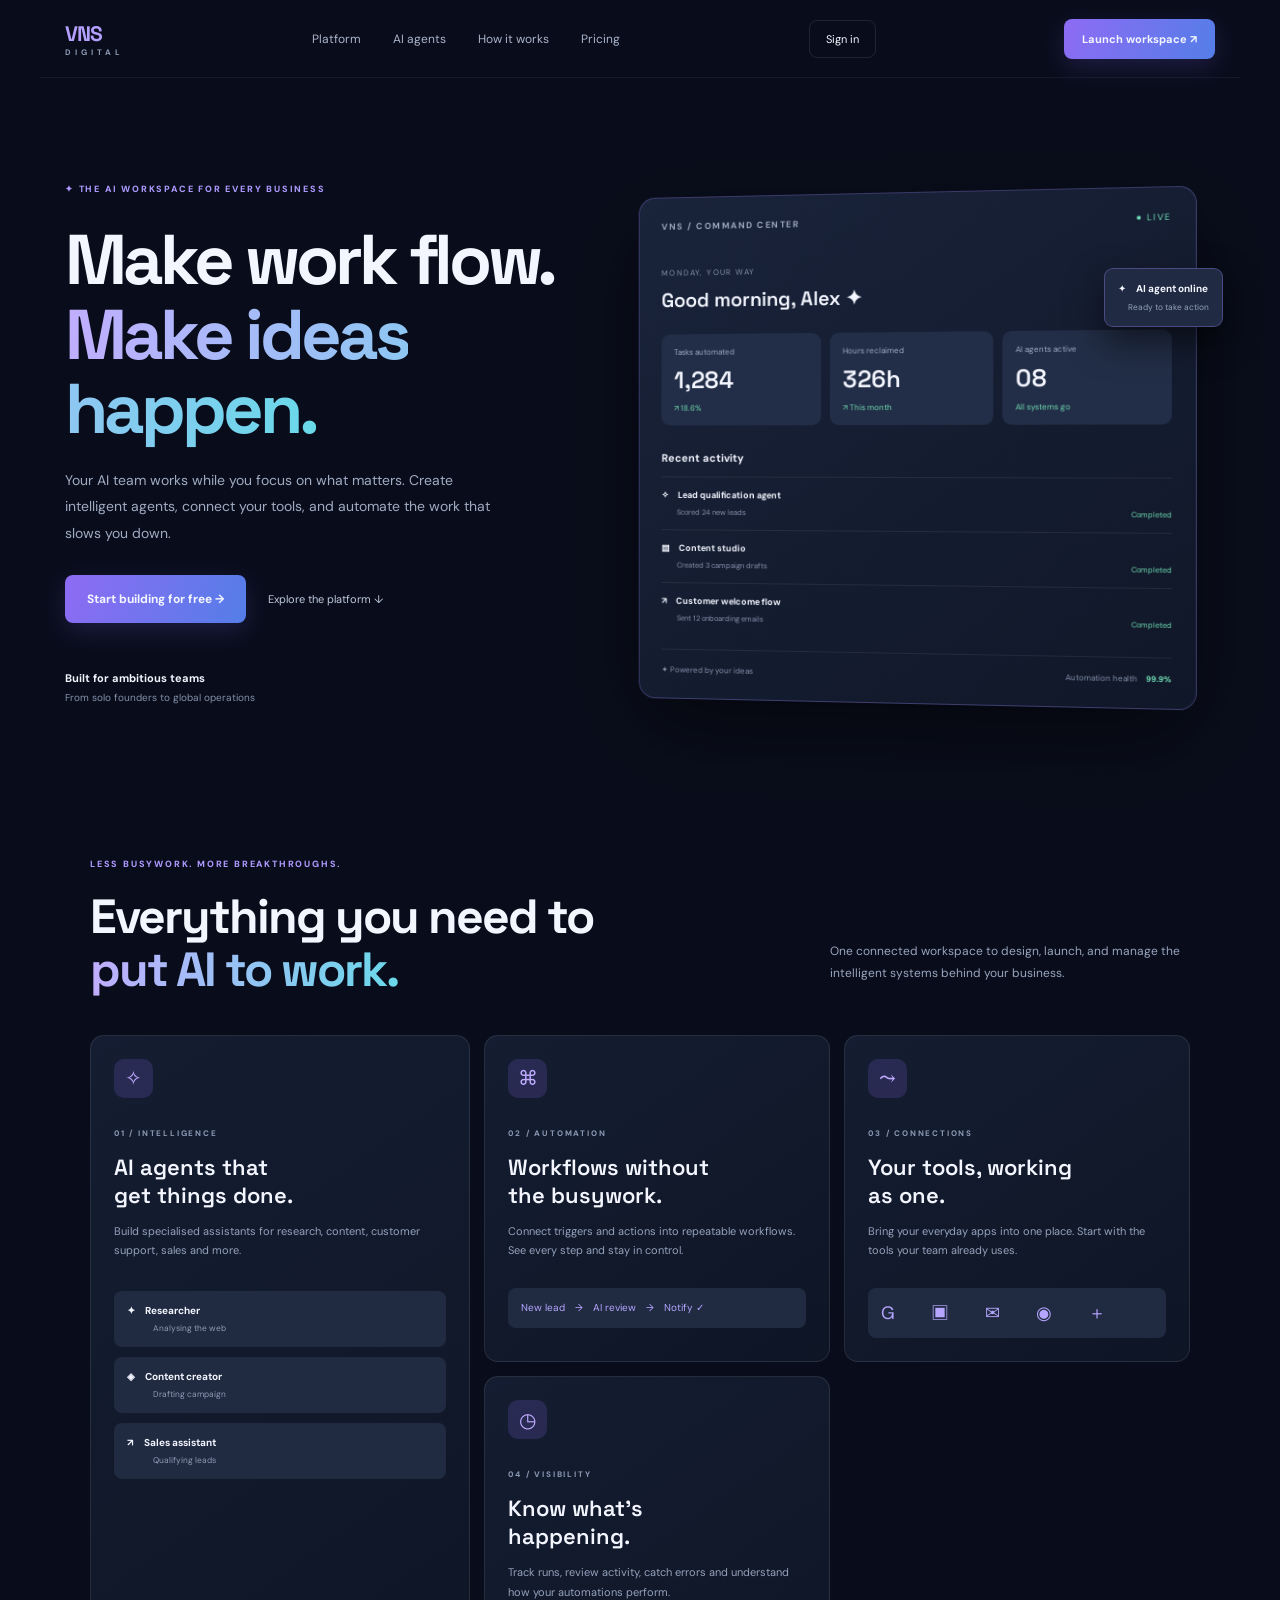
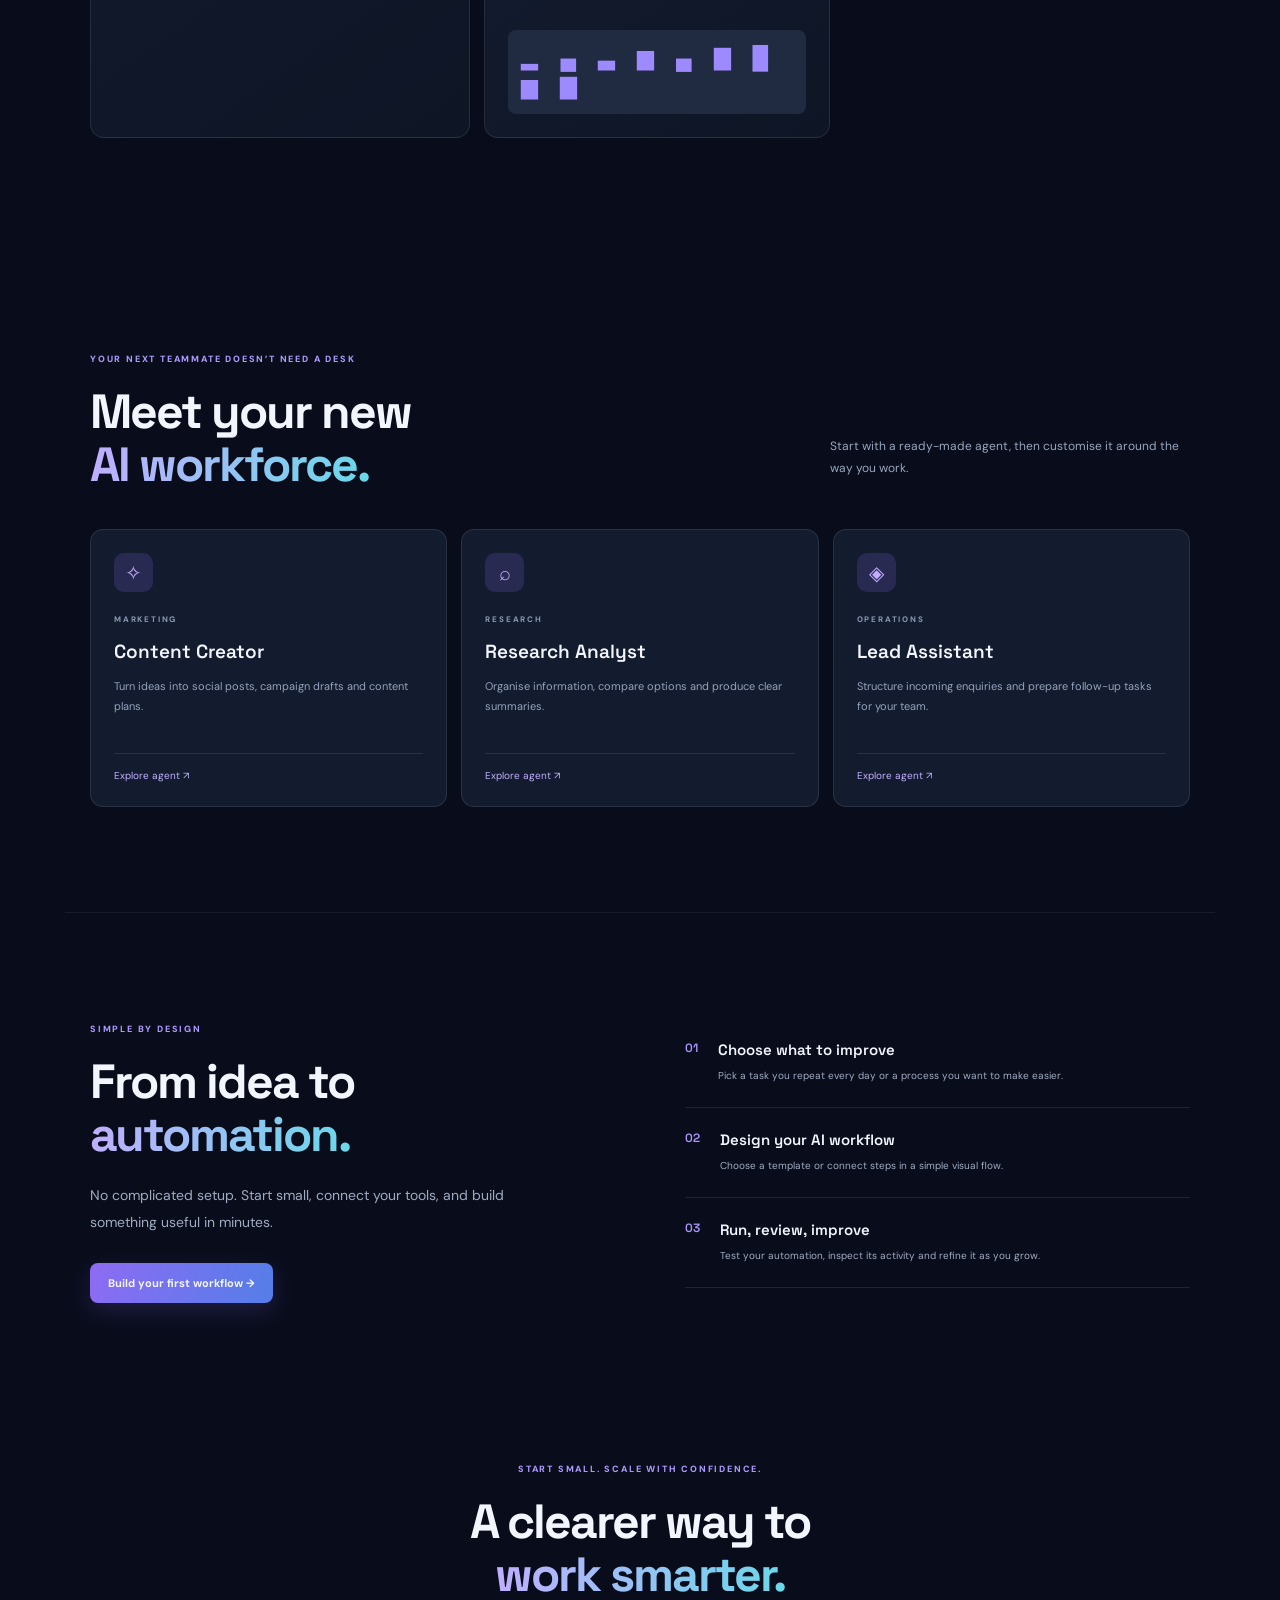
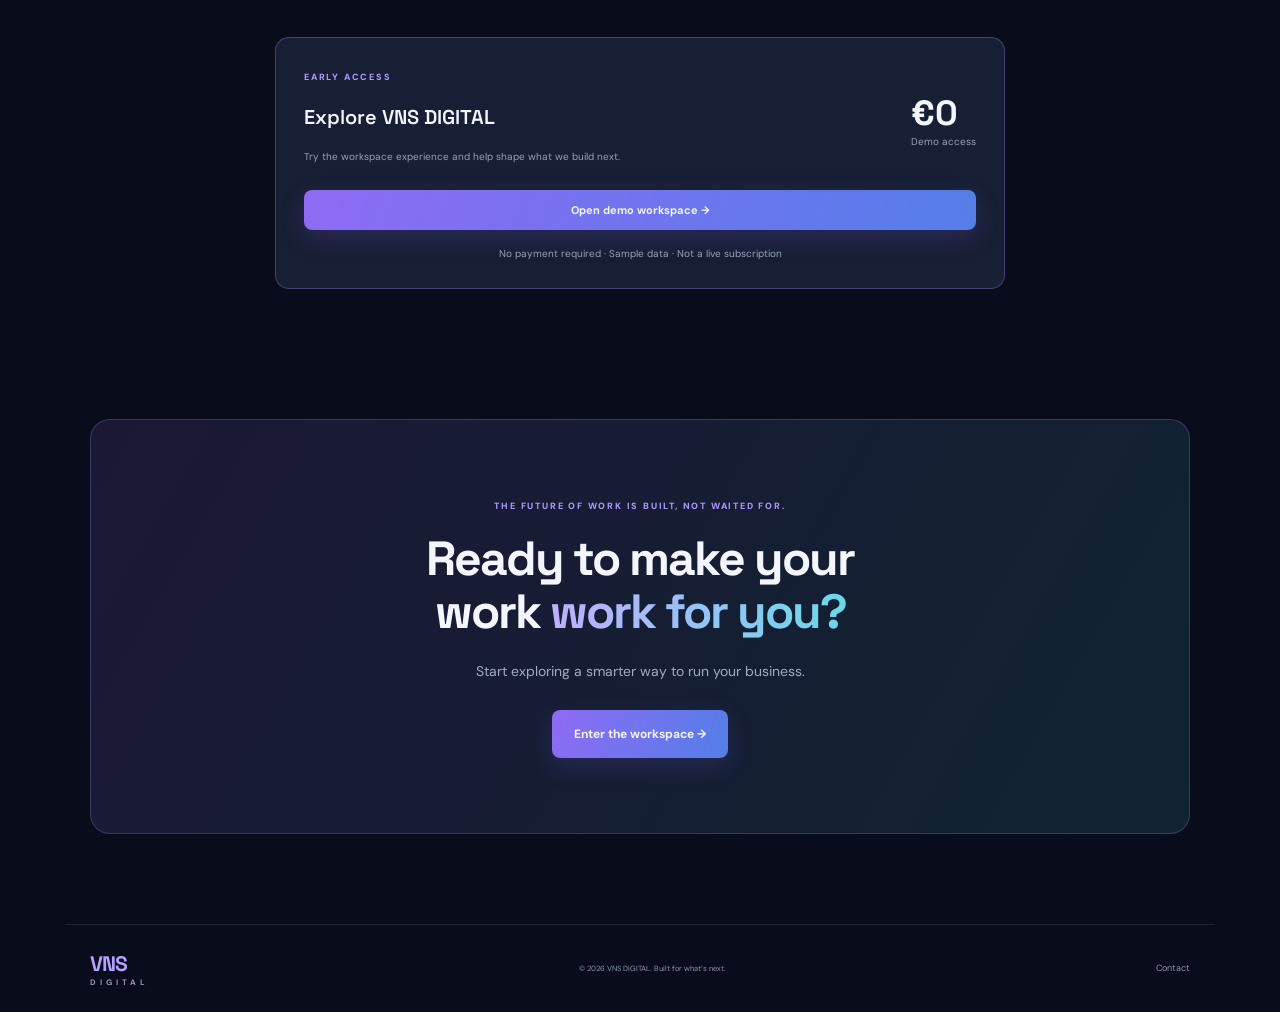
<file: vns-ai-platform/index.html>
<!doctype html><html lang="en"><head><meta charset="utf-8"><meta name="viewport" content="width=device-width,initial-scale=1"><meta name="theme-color" content="#090d1b"><title>VNS DIGITAL — AI Automation</title><meta name="description" content="One workspace to build AI agents and automate your business."><link rel="preconnect" href="https://fonts.googleapis.com"><link href="https://fonts.googleapis.com/css2?family=DM+Sans:wght@400;500;600;700;800&family=Space+Grotesk:wght@500;600;700&display=swap" rel="stylesheet"><link rel="stylesheet" href="styles.css"></head><body><header class="top"><a class="brand" href="#">VNS<span>DIGITAL</span></a><nav><a href="#platform">Platform</a><a href="#agents">AI agents</a><a href="#how">How it works</a><a href="#pricing">Pricing</a></nav><button class="outline" id="signin">Sign in</button><button class="primary" id="launch">Launch workspace ↗</button></header><main><section class="hero"><div><div class="eyebrow">✦ THE AI WORKSPACE FOR EVERY BUSINESS</div><h1>Make work flow.<br><span>Make ideas happen.</span></h1><p>Your AI team works while you focus on what matters. Create intelligent agents, connect your tools, and automate the work that slows you down.</p><button class="primary big" id="start">Start building for free →</button><a class="textlink" href="#platform">Explore the platform ↓</a><div class="proof"><b>Built for ambitious teams</b><small>From solo founders to global operations</small></div></div><div class="visual"><div class="dash"><div class="dashhead"><b>VNS / COMMAND CENTER</b><i>● LIVE</i></div><small>MONDAY, YOUR WAY</small><h2>Good morning, Alex ✦</h2><div class="metrics"><article><small>Tasks automated</small><strong>1,284</strong><em>↗ 18.6%</em></article><article><small>Hours reclaimed</small><strong>326h</strong><em>↗ This month</em></article><article><small>AI agents active</small><strong>08</strong><em>All systems go</em></article></div><h4>Recent activity</h4><div class="activity"><b>✧　Lead qualification agent</b><small>　　Scored 24 new leads <i>Completed</i></small></div><div class="activity"><b>▤　Content studio</b><small>　　Created 3 campaign drafts <i>Completed</i></small></div><div class="activity"><b>↗　Customer welcome flow</b><small>　　Sent 12 onboarding emails <i>Completed</i></small></div><footer>✦ Powered by your ideas <span>Automation health　<b>99.9%</b></span></footer></div><div class="float">✦　<b>AI agent online</b><small>　 Ready to take action</small></div></div></section><section class="section" id="platform"><label>LESS BUSYWORK. MORE BREAKTHROUGHS.</label><div class="sectiontitle"><h2>Everything you need to<br><span>put AI to work.</span></h2><p>One connected workspace to design, launch, and manage the intelligent systems behind your business.</p></div><div class="features"><article class="feature tall"><i>✧</i><label>01 / INTELLIGENCE</label><h3>AI agents that<br>get things done.</h3><p>Build specialised assistants for research, content, customer support, sales and more.</p><div class="agentmini"><b>✦　Researcher <small>Analysing the web</small></b><b>◈　Content creator <small>Drafting campaign</small></b><b>↗　Sales assistant <small>Qualifying leads</small></b></div></article><article class="feature"><i>⌘</i><label>02 / AUTOMATION</label><h3>Workflows without<br>the busywork.</h3><p>Connect triggers and actions into repeatable workflows. See every step and stay in control.</p><div class="flow">New lead　→　AI review　→　Notify ✓</div></article><article class="feature"><i>⤳</i><label>03 / CONNECTIONS</label><h3>Your tools, working<br>as one.</h3><p>Bring your everyday apps into one place. Start with the tools your team already uses.</p><div class="apps">G　▣　✉　◉　＋</div></article><article class="feature"><i>◷</i><label>04 / VISIBILITY</label><h3>Know what’s<br>happening.</h3><p>Track runs, review activity, catch errors and understand how your automations perform.</p><div class="bars">▂ ▄ ▃ ▆ ▄ ▇ █ ▆ ▇</div></article></div></section><section class="section" id="agents"><label>YOUR NEXT TEAMMATE DOESN’T NEED A DESK</label><div class="sectiontitle"><h2>Meet your new<br><span>AI workforce.</span></h2><p>Start with a ready-made agent, then customise it around the way you work.</p></div><div class="cards"><article><i>✧</i><label>MARKETING</label><h3>Content Creator</h3><p>Turn ideas into social posts, campaign drafts and content plans.</p><button data-agent="Content Creator">Explore agent ↗</button></article><article><i>⌕</i><label>RESEARCH</label><h3>Research Analyst</h3><p>Organise information, compare options and produce clear summaries.</p><button data-agent="Research Analyst">Explore agent ↗</button></article><article><i>◈</i><label>OPERATIONS</label><h3>Lead Assistant</h3><p>Structure incoming enquiries and prepare follow-up tasks for your team.</p><button data-agent="Lead Assistant">Explore agent ↗</button></article></div></section><section class="section how" id="how"><div><label>SIMPLE BY DESIGN</label><h2>From idea to<br><span>automation.</span></h2><p>No complicated setup. Start small, connect your tools, and build something useful in minutes.</p><button class="primary" id="build">Build your first workflow →</button></div><div class="steps"><article><b>01</b><div><h3>Choose what to improve</h3><p>Pick a task you repeat every day or a process you want to make easier.</p></div></article><article><b>02</b><div><h3>Design your AI workflow</h3><p>Choose a template or connect steps in a simple visual flow.</p></div></article><article><b>03</b><div><h3>Run, review, improve</h3><p>Test your automation, inspect its activity and refine it as you grow.</p></div></article></div></section><section class="section pricing" id="pricing"><label>START SMALL. SCALE WITH CONFIDENCE.</label><h2>A clearer way to<br><span>work smarter.</span></h2><article><div><label>EARLY ACCESS</label><h3>Explore VNS DIGITAL</h3><p>Try the workspace experience and help shape what we build next.</p></div><strong>€0<small>Demo access</small></strong><button class="primary" id="price">Open demo workspace →</button><small>No payment required · Sample data · Not a live subscription</small></article></section><section class="cta"><label>THE FUTURE OF WORK IS BUILT, NOT WAITED FOR.</label><h2>Ready to make your<br>work <span>work for you?</span></h2><p>Start exploring a smarter way to run your business.</p><button class="primary big" id="cta">Enter the workspace →</button></section></main><footer class="sitefoot"><a class="brand" href="#">VNS<span>DIGITAL</span></a><small>© 2026 VNS DIGITAL. Built for what’s next.</small><a href="mailto:hello@vnsdigital.com">Contact</a></footer><div class="overlay" id="auth"><div class="modal"><button class="close" id="close">×</button><div class="brand">VNS<span>DIGITAL</span></div><label>WELCOME TO YOUR WORKSPACE</label><h2>Make room for<br><span>what matters.</span></h2><p>This preview runs in demo mode. Your sample workspace is stored in this browser only.</p><input id="name" placeholder="Your name" maxlength="40"><button class="primary" id="enter">Enter demo workspace →</button><small>No password or payment details are requested in this preview.</small></div></div><div class="workspace" id="workspace"><aside><a class="brand">VNS<span>DIGITAL</span></a><div class="workspaceid">◈　My workspace <small>　　 Free preview</small></div><label>WORKSPACE</label><button class="nav active" data-view="overview">▦　Overview</button><button class="nav" data-view="agents">✧　AI agents</button><button class="nav" data-view="workflows">⌘　Workflows</button><button class="nav" data-view="integrations">⤳　Integrations</button><button class="nav" data-view="activity">◷　Activity</button><label>MANAGE</label><button class="nav" data-view="settings">⚙　Settings</button><button class="nav" data-view="plans">◇　Plans & usage</button><div class="sidebottom">✦ <b>Your AI journey starts here</b><small>Explore the preview and help shape the platform.</small></div></aside><div class="appmain"><header><span>Workspace　/　<b id="crumb">Overview</b></span><span class="demo">● DEMO MODE</span></header><div id="content"></div></div></div><div class="toast" id="toast"></div><script src="app.js"></script></body></html>
</file>
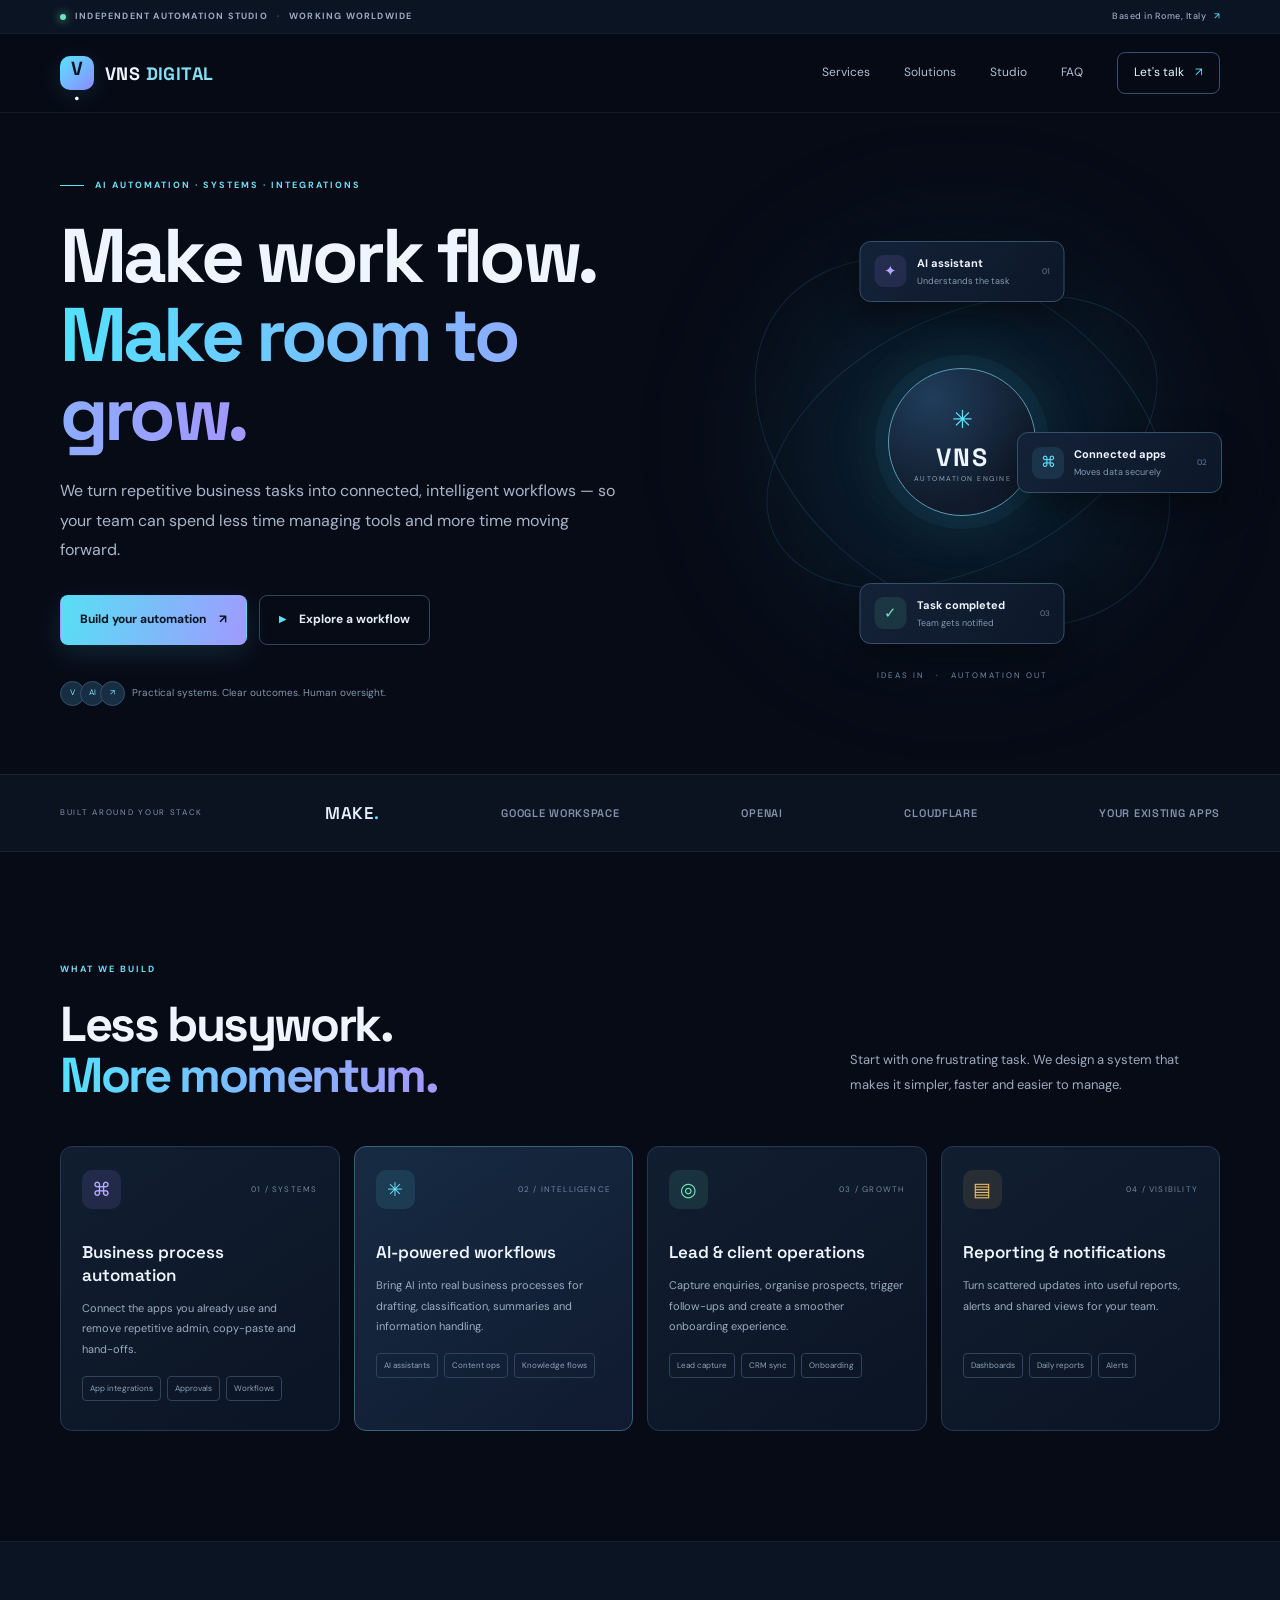
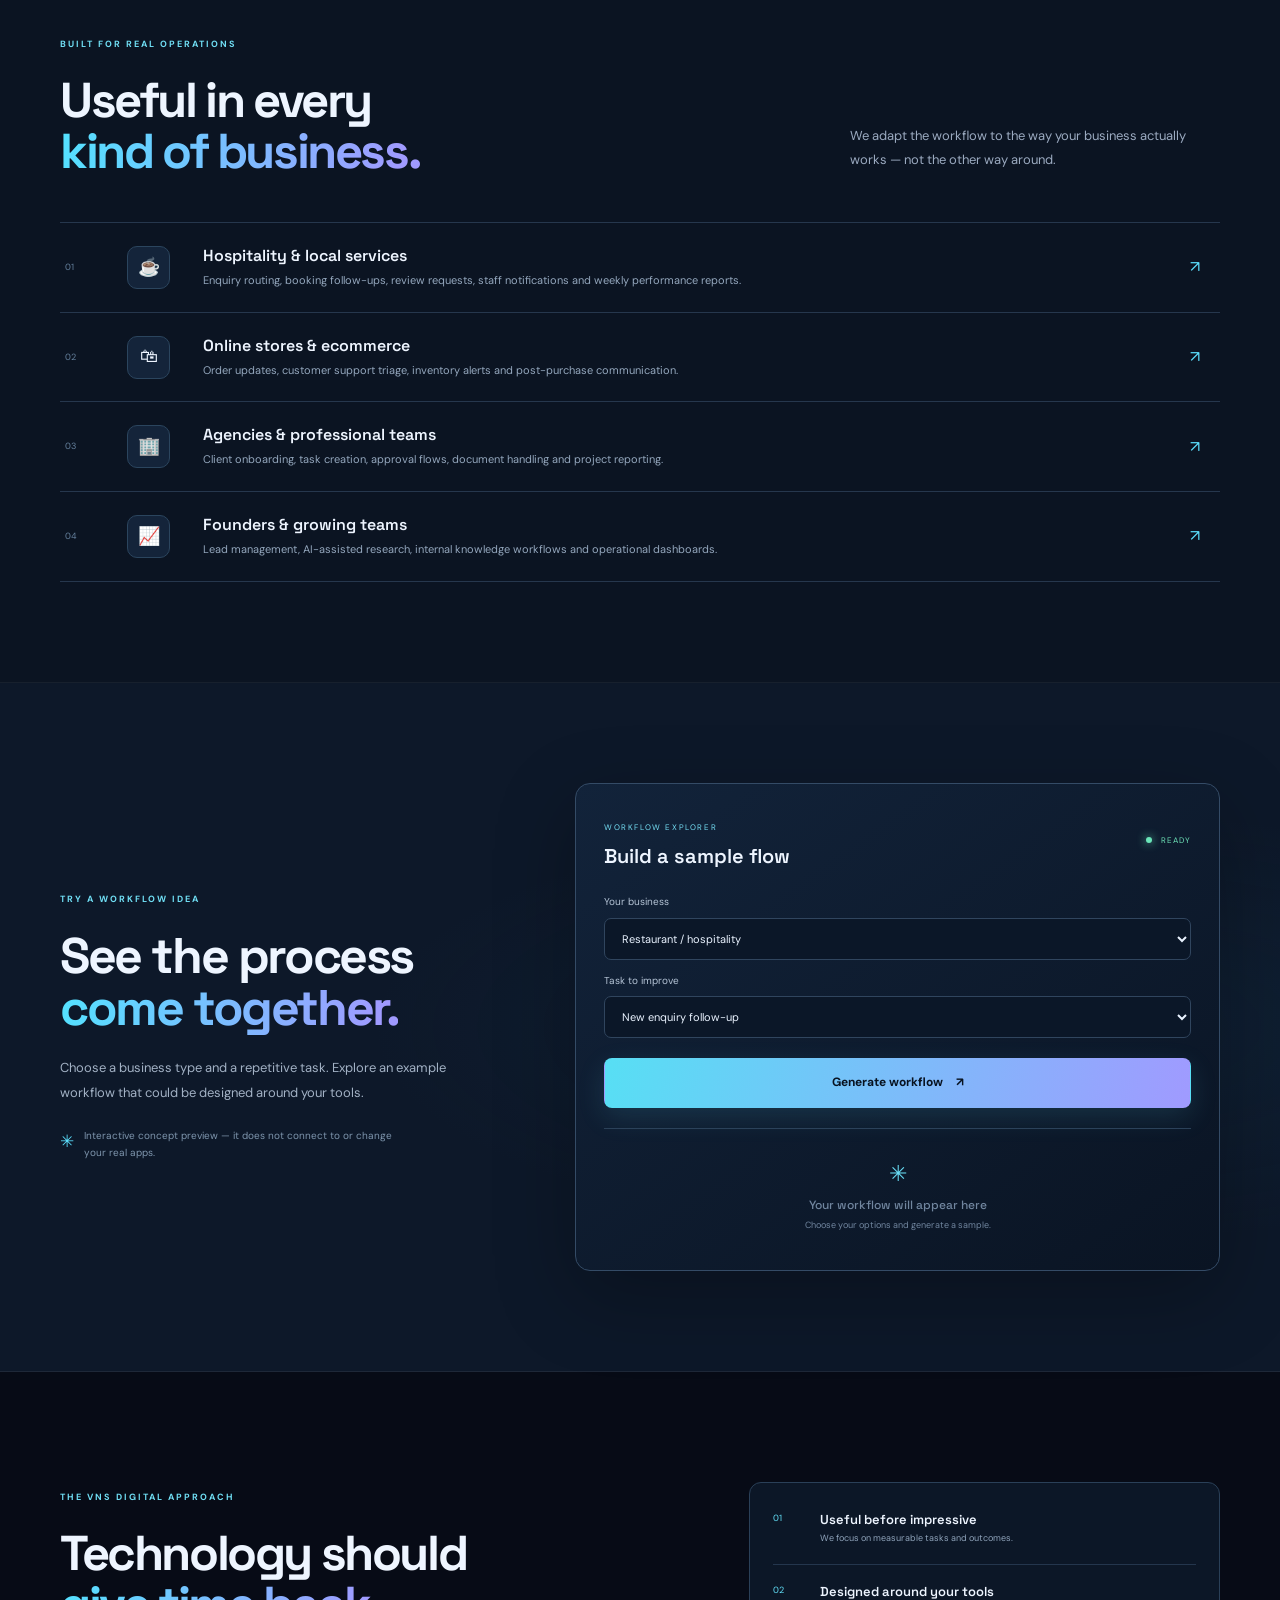
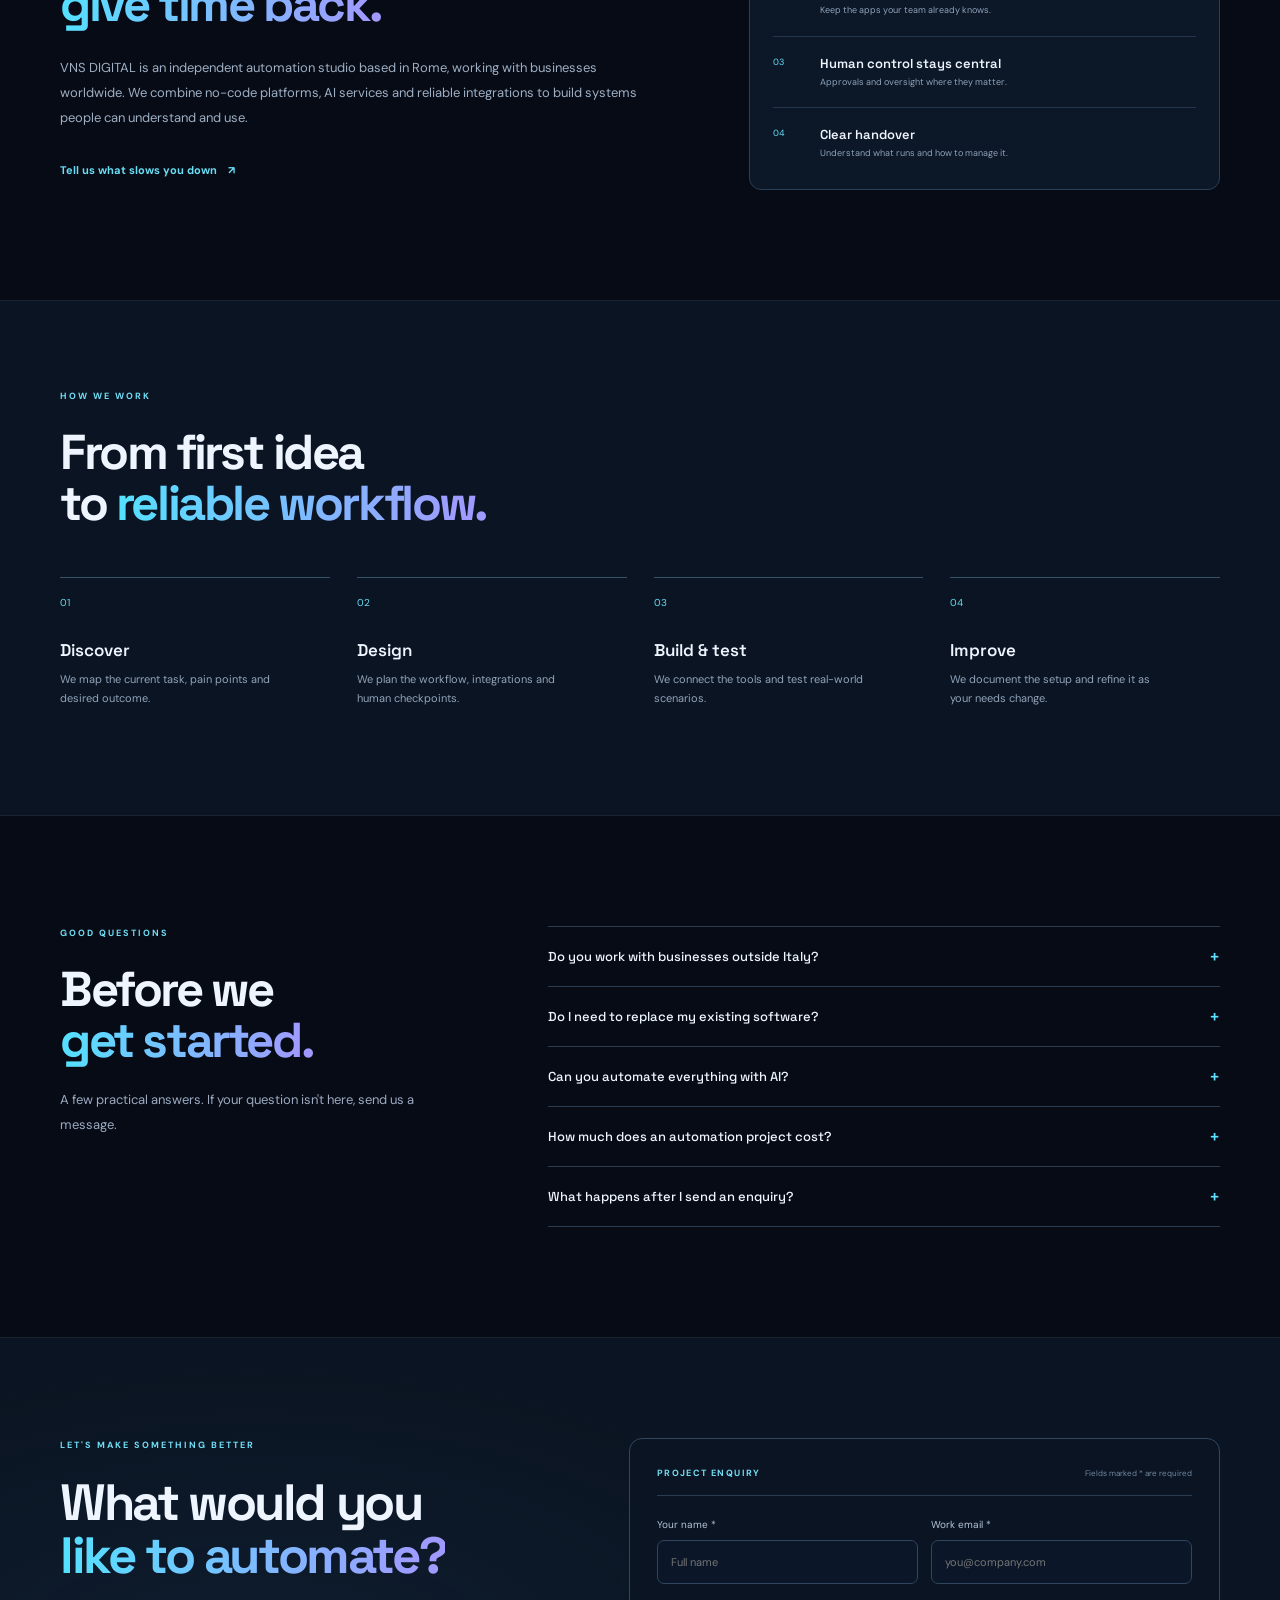
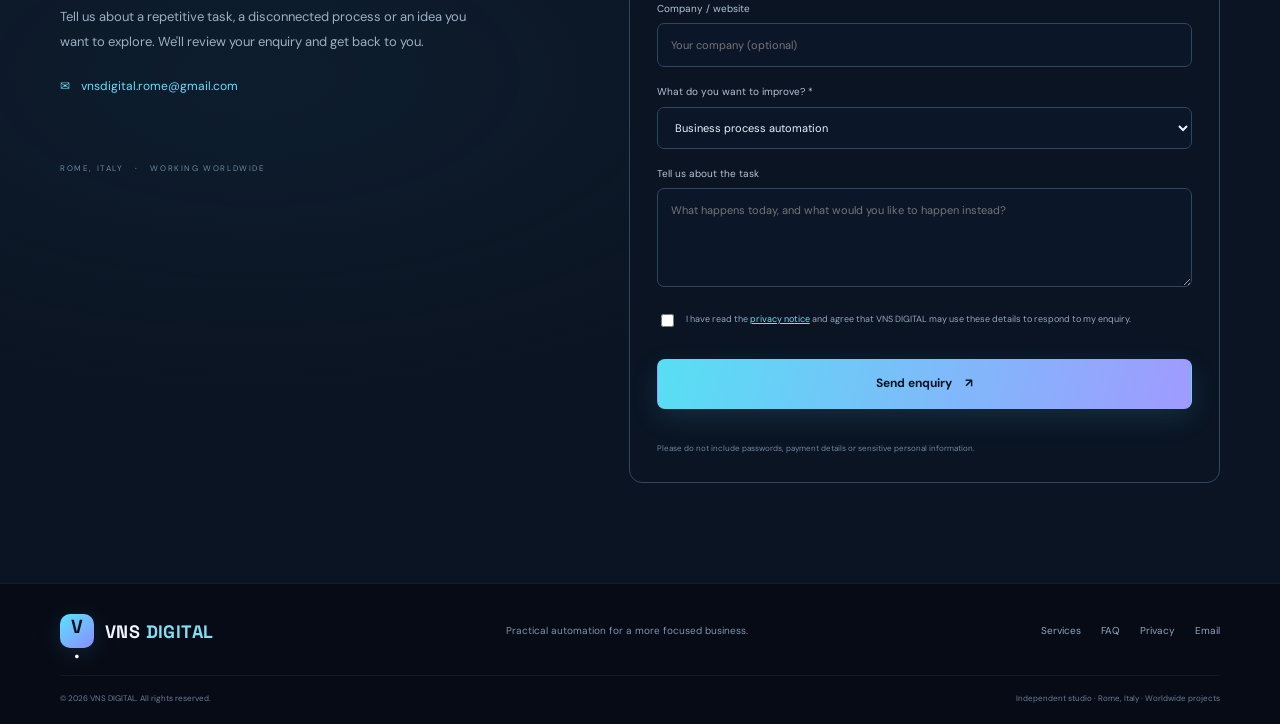
<file: vnsdigital-site/index.html>
<!doctype html>
<html lang="en">
<head>
  <meta charset="utf-8"><meta name="viewport" content="width=device-width,initial-scale=1">
  <meta name="description" content="VNS DIGITAL builds practical AI-powered business automations, integrations and intelligent workflows for growing teams worldwide.">
  <meta name="theme-color" content="#070b16">
  <meta property="og:title" content="VNS DIGITAL — Make work flow.">
  <meta property="og:description" content="Practical AI and business automation for ambitious teams.">
  <meta property="og:type" content="website">
  <title>VNS DIGITAL — Make work flow.</title>
  <link rel="icon" href="favicon.svg" type="image/svg+xml">
  <link rel="preconnect" href="https://fonts.googleapis.com"><link rel="preconnect" href="https://fonts.gstatic.com" crossorigin>
  <link href="https://fonts.googleapis.com/css2?family=DM+Sans:wght@400;500;600;700&family=Space+Grotesk:wght@400;500;600;700&display=swap" rel="stylesheet">
  <link rel="stylesheet" href="styles.css">
</head>
<body>
<div class="announcement"><span class="live-dot"></span> INDEPENDENT AUTOMATION STUDIO <span class="announce-sep">·</span> WORKING WORLDWIDE <span class="announce-right">Based in Rome, Italy <span aria-hidden="true">↗</span></span></div>
<header class="site-header"><nav class="nav container" aria-label="Main navigation"><a class="brand" href="#top" aria-label="VNS DIGITAL home"><span class="brand-symbol">V<span>.</span></span><span>VNS<span class="brand-muted"> DIGITAL</span></span></a><button class="menu-toggle" aria-label="Toggle navigation" aria-expanded="false">☰</button><div class="nav-links"><a href="#services">Services</a><a href="#solutions">Solutions</a><a href="#studio">Studio</a><a href="#faq">FAQ</a><a class="nav-button" href="#contact">Let's talk <span>↗</span></a></div></nav></header>
<main id="top">
<section class="hero container"><div class="hero-content"><div class="eyebrow"><span class="eyebrow-line"></span> AI AUTOMATION · SYSTEMS · INTEGRATIONS</div><h1>Make work flow.<br><span class="gradient-text">Make room to grow.</span></h1><p class="hero-lead">We turn repetitive business tasks into connected, intelligent workflows — so your team can spend less time managing tools and more time moving forward.</p><div class="hero-ctas"><a class="button button-primary" href="#contact">Build your automation <span>↗</span></a><a class="button button-ghost" href="#workflow-demo"><span class="play-icon">▶</span> Explore a workflow</a></div><div class="hero-proof"><span class="proof-avatars"><i>V</i><i>AI</i><i>↗</i></span><span>Practical systems. Clear outcomes. Human oversight.</span></div></div>
<div class="hero-visual" aria-label="Illustration of connected business automation"><div class="visual-orbit orbit-a"></div><div class="visual-orbit orbit-b"></div><div class="visual-core"><span class="core-spark">✳</span><strong>VNS</strong><small>AUTOMATION ENGINE</small></div><div class="node node-top"><span class="node-icon icon-purple">✦</span><span><b>AI assistant</b><small>Understands the task</small></span><em>01</em></div><div class="node node-right"><span class="node-icon icon-cyan">⌘</span><span><b>Connected apps</b><small>Moves data securely</small></span><em>02</em></div><div class="node node-bottom"><span class="node-icon icon-green">✓</span><span><b>Task completed</b><small>Team gets notified</small></span><em>03</em></div><div class="visual-label">IDEAS IN <span>·</span> AUTOMATION OUT</div></div></section>
<div class="capability-strip"><div class="container strip-inner"><span>BUILT AROUND YOUR STACK</span><div class="tool-word">MAKE<span>.</span></div><div class="tool-word">GOOGLE WORKSPACE</div><div class="tool-word">OPENAI</div><div class="tool-word">CLOUDFLARE</div><div class="tool-word">YOUR EXISTING APPS</div></div></div>
<section class="section container" id="services"><div class="section-heading"><div><div class="eyebrow">WHAT WE BUILD</div><h2>Less busywork.<br><span class="gradient-text">More momentum.</span></h2></div><p class="section-intro">Start with one frustrating task. We design a system that makes it simpler, faster and easier to manage.</p></div><div class="services-grid">
<article class="service-card"><div class="service-top"><span class="service-icon purple-bg">⌘</span><span class="service-number">01 / SYSTEMS</span></div><h3>Business process automation</h3><p>Connect the apps you already use and remove repetitive admin, copy-paste and hand-offs.</p><div class="service-tags"><span>App integrations</span><span>Approvals</span><span>Workflows</span></div></article>
<article class="service-card featured-card"><div class="service-top"><span class="service-icon blue-bg">✳</span><span class="service-number">02 / INTELLIGENCE</span></div><h3>AI-powered workflows</h3><p>Bring AI into real business processes for drafting, classification, summaries and information handling.</p><div class="service-tags"><span>AI assistants</span><span>Content ops</span><span>Knowledge flows</span></div></article>
<article class="service-card"><div class="service-top"><span class="service-icon green-bg">◎</span><span class="service-number">03 / GROWTH</span></div><h3>Lead & client operations</h3><p>Capture enquiries, organise prospects, trigger follow-ups and create a smoother onboarding experience.</p><div class="service-tags"><span>Lead capture</span><span>CRM sync</span><span>Onboarding</span></div></article>
<article class="service-card"><div class="service-top"><span class="service-icon amber-bg">▤</span><span class="service-number">04 / VISIBILITY</span></div><h3>Reporting & notifications</h3><p>Turn scattered updates into useful reports, alerts and shared views for your team.</p><div class="service-tags"><span>Dashboards</span><span>Daily reports</span><span>Alerts</span></div></article>
</div></section>
<section class="solutions-section" id="solutions"><div class="container section"><div class="eyebrow">BUILT FOR REAL OPERATIONS</div><div class="section-heading"><h2>Useful in every<br><span class="gradient-text">kind of business.</span></h2><p class="section-intro">We adapt the workflow to the way your business actually works — not the other way around.</p></div><div class="solution-list">
<div class="solution-row"><span class="solution-index">01</span><div class="solution-icon">☕</div><div><h3>Hospitality & local services</h3><p>Enquiry routing, booking follow-ups, review requests, staff notifications and weekly performance reports.</p></div><span class="solution-arrow">↗</span></div>
<div class="solution-row"><span class="solution-index">02</span><div class="solution-icon">🛍</div><div><h3>Online stores & ecommerce</h3><p>Order updates, customer support triage, inventory alerts and post-purchase communication.</p></div><span class="solution-arrow">↗</span></div>
<div class="solution-row"><span class="solution-index">03</span><div class="solution-icon">🏢</div><div><h3>Agencies & professional teams</h3><p>Client onboarding, task creation, approval flows, document handling and project reporting.</p></div><span class="solution-arrow">↗</span></div>
<div class="solution-row"><span class="solution-index">04</span><div class="solution-icon">📈</div><div><h3>Founders & growing teams</h3><p>Lead management, AI-assisted research, internal knowledge workflows and operational dashboards.</p></div><span class="solution-arrow">↗</span></div>
</div></div></section>
<section class="demo-section" id="workflow-demo"><div class="container demo-layout"><div class="demo-copy"><div class="eyebrow">TRY A WORKFLOW IDEA</div><h2>See the process<br><span class="gradient-text">come together.</span></h2><p>Choose a business type and a repetitive task. Explore an example workflow that could be designed around your tools.</p><div class="demo-note"><span>✳</span> Interactive concept preview — it does not connect to or change your real apps.</div></div><div class="demo-panel"><div class="demo-panel-head"><div><span class="panel-kicker">WORKFLOW EXPLORER</span><h3>Build a sample flow</h3></div><span class="panel-status"><i></i> READY</span></div><label class="field-label" for="business-type">Your business</label><select id="business-type"><option value="hospitality">Restaurant / hospitality</option><option value="agency">Agency / freelancer</option><option value="ecommerce">Online store</option><option value="services">Professional services</option></select><label class="field-label" for="task-type">Task to improve</label><select id="task-type"><option value="leads">New enquiry follow-up</option><option value="reports">Weekly business report</option><option value="content">AI-assisted content workflow</option></select><button id="run-demo" class="button button-primary demo-button">Generate workflow <span>↗</span></button><div id="workflow-result" class="workflow-result" aria-live="polite"><div class="empty-state"><span>✳</span><b>Your workflow will appear here</b><small>Choose your options and generate a sample.</small></div></div></div></div></section>
<section class="section container" id="studio"><div class="studio-grid"><div><div class="eyebrow">THE VNS DIGITAL APPROACH</div><h2>Technology should<br><span class="gradient-text">give time back.</span></h2><p class="studio-copy">VNS DIGITAL is an independent automation studio based in Rome, working with businesses worldwide. We combine no-code platforms, AI services and reliable integrations to build systems people can understand and use.</p><a href="#contact" class="inline-link">Tell us what slows you down <span>↗</span></a></div><div class="principles"><div><span>01</span><b>Useful before impressive</b><small>We focus on measurable tasks and outcomes.</small></div><div><span>02</span><b>Designed around your tools</b><small>Keep the apps your team already knows.</small></div><div><span>03</span><b>Human control stays central</b><small>Approvals and oversight where they matter.</small></div><div><span>04</span><b>Clear handover</b><small>Understand what runs and how to manage it.</small></div></div></div></section>
<section class="process-band"><div class="container section"><div class="eyebrow">HOW WE WORK</div><h2>From first idea<br>to <span class="gradient-text">reliable workflow.</span></h2><div class="process-grid"><article><span>01</span><h3>Discover</h3><p>We map the current task, pain points and desired outcome.</p></article><article><span>02</span><h3>Design</h3><p>We plan the workflow, integrations and human checkpoints.</p></article><article><span>03</span><h3>Build & test</h3><p>We connect the tools and test real-world scenarios.</p></article><article><span>04</span><h3>Improve</h3><p>We document the setup and refine it as your needs change.</p></article></div></div></section>
<section class="section container faq-section" id="faq"><div><div class="eyebrow">GOOD QUESTIONS</div><h2>Before we<br><span class="gradient-text">get started.</span></h2><p class="section-intro">A few practical answers. If your question isn't here, send us a message.</p></div><div class="faq-list">
<details><summary>Do you work with businesses outside Italy?<span>+</span></summary><p>Yes. VNS DIGITAL is based in Rome and can discuss projects with businesses worldwide. Project communication and delivery can be handled remotely.</p></details>
<details><summary>Do I need to replace my existing software?<span>+</span></summary><p>Usually not. We first look at the tools you already use and check whether they can be connected safely and reliably.</p></details>
<details><summary>Can you automate everything with AI?<span>+</span></summary><p>No system should be fully automated by default. We identify suitable tasks, add human approval where needed and explain the limits before implementation.</p></details>
<details><summary>How much does an automation project cost?<span>+</span></summary><p>It depends on the number of apps, workflow complexity and support required. We discuss the scope first and provide a project proposal before work begins.</p></details>
<details><summary>What happens after I send an enquiry?<span>+</span></summary><p>Your enquiry is stored securely so we can review it and reply by email. Submitting the form does not create a paid contract or start work.</p></details>
</div></section>
<section class="contact-section" id="contact"><div class="container contact-layout"><div class="contact-copy"><div class="eyebrow">LET'S MAKE SOMETHING BETTER</div><h2>What would you<br><span class="gradient-text">like to automate?</span></h2><p>Tell us about a repetitive task, a disconnected process or an idea you want to explore. We'll review your enquiry and get back to you.</p><div class="contact-email"><span>✉</span><a href="mailto:vnsdigital.rome@gmail.com">vnsdigital.rome@gmail.com</a></div><div class="contact-footnote">ROME, ITALY <span>·</span> WORKING WORLDWIDE</div></div><form id="project-form" class="contact-form"><div class="form-heading"><span>PROJECT ENQUIRY</span><small>Fields marked * are required</small></div><div class="form-two"><label>Your name *<input name="name" required maxlength="100" autocomplete="name" placeholder="Full name"></label><label>Work email *<input name="email" required type="email" maxlength="160" autocomplete="email" placeholder="you@company.com"></label></div><label>Company / website<input name="company" maxlength="120" placeholder="Your company (optional)"></label><label>What do you want to improve? *<select name="service" required><option value="Business process automation">Business process automation</option><option value="AI-powered workflow">AI-powered workflow</option><option value="Lead and client management">Lead and client management</option><option value="Reporting and notifications">Reporting and notifications</option><option value="Not sure yet">I'm not sure yet</option></select></label><label>Tell us about the task<textarea name="message" rows="4" maxlength="3000" placeholder="What happens today, and what would you like to happen instead?"></textarea></label><div class="honeypot" aria-hidden="true"><label>Leave this field empty<input name="website" tabindex="-1" autocomplete="off"></label></div><label class="consent-label"><input type="checkbox" name="consent" required><span>I have read the <a href="privacy.html" target="_blank" rel="noopener">privacy notice</a> and agree that VNS DIGITAL may use these details to respond to my enquiry.</span></label><button type="submit" class="button button-primary submit-button"><span class="submit-text">Send enquiry</span><span>↗</span></button><p class="form-message" id="form-message" role="status" aria-live="polite"></p><small class="form-disclaimer">Please do not include passwords, payment details or sensitive personal information.</small></form></div></section>
</main>
<footer class="footer"><div class="container footer-main"><a class="brand" href="#top"><span class="brand-symbol">V<span>.</span></span><span>VNS<span class="brand-muted"> DIGITAL</span></span></a><p>Practical automation for a more focused business.</p><div class="footer-links"><a href="#services">Services</a><a href="#faq">FAQ</a><a href="privacy.html">Privacy</a><a href="mailto:vnsdigital.rome@gmail.com">Email</a></div></div><div class="container footer-bottom"><span>© <span id="year"></span> VNS DIGITAL. All rights reserved.</span><span>Independent studio · Rome, Italy · Worldwide projects</span></div></footer>
<script src="script.js"></script>
</body></html>
</file>
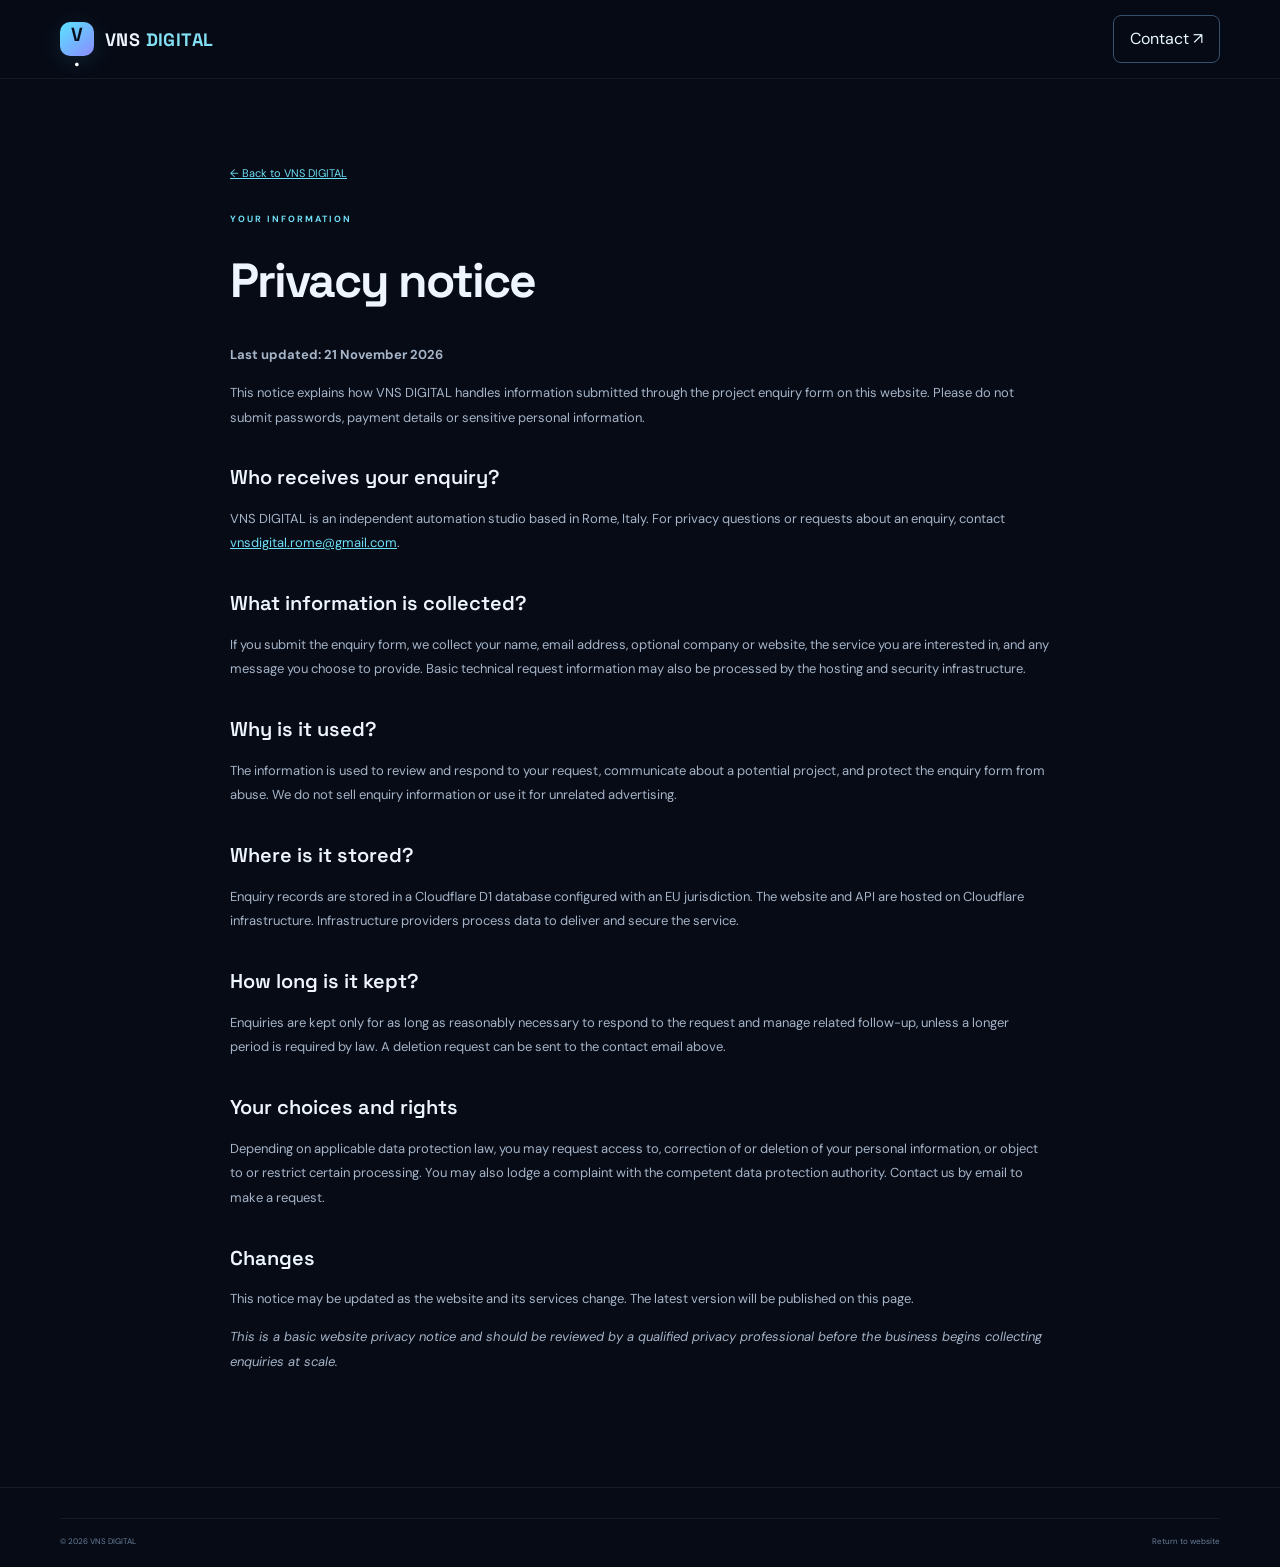
<file: vnsdigital-site/privacy.html>
<!doctype html><html lang="en"><head><meta charset="utf-8"><meta name="viewport" content="width=device-width,initial-scale=1"><meta name="robots" content="index,follow"><title>Privacy Notice — VNS DIGITAL</title><link rel="icon" href="favicon.svg" type="image/svg+xml"><link rel="preconnect" href="https://fonts.googleapis.com"><link href="https://fonts.googleapis.com/css2?family=DM+Sans:wght@400;500;600;700&family=Space+Grotesk:wght@500;600;700&display=swap" rel="stylesheet"><link rel="stylesheet" href="styles.css"></head><body><header class="site-header"><nav class="nav container"><a class="brand" href="index.html"><span class="brand-symbol">V<span>.</span></span><span>VNS<span class="brand-muted"> DIGITAL</span></span></a><a class="nav-button" href="index.html#contact">Contact ↗</a></nav></header><main class="container privacy-page"><a class="privacy-back" href="index.html">← Back to VNS DIGITAL</a><div class="eyebrow">YOUR INFORMATION</div><h1>Privacy notice</h1><p><strong>Last updated: 21 November 2026</strong></p><p>This notice explains how VNS DIGITAL handles information submitted through the project enquiry form on this website. Please do not submit passwords, payment details or sensitive personal information.</p><h2>Who receives your enquiry?</h2><p>VNS DIGITAL is an independent automation studio based in Rome, Italy. For privacy questions or requests about an enquiry, contact <a href="mailto:vnsdigital.rome@gmail.com">vnsdigital.rome@gmail.com</a>.</p><h2>What information is collected?</h2><p>If you submit the enquiry form, we collect your name, email address, optional company or website, the service you are interested in, and any message you choose to provide. Basic technical request information may also be processed by the hosting and security infrastructure.</p><h2>Why is it used?</h2><p>The information is used to review and respond to your request, communicate about a potential project, and protect the enquiry form from abuse. We do not sell enquiry information or use it for unrelated advertising.</p><h2>Where is it stored?</h2><p>Enquiry records are stored in a Cloudflare D1 database configured with an EU jurisdiction. The website and API are hosted on Cloudflare infrastructure. Infrastructure providers process data to deliver and secure the service.</p><h2>How long is it kept?</h2><p>Enquiries are kept only for as long as reasonably necessary to respond to the request and manage related follow-up, unless a longer period is required by law. A deletion request can be sent to the contact email above.</p><h2>Your choices and rights</h2><p>Depending on applicable data protection law, you may request access to, correction of or deletion of your personal information, or object to or restrict certain processing. You may also lodge a complaint with the competent data protection authority. Contact us by email to make a request.</p><h2>Changes</h2><p>This notice may be updated as the website and its services change. The latest version will be published on this page.</p><p><em>This is a basic website privacy notice and should be reviewed by a qualified privacy professional before the business begins collecting enquiries at scale.</em></p></main><footer class="footer"><div class="container footer-bottom"><span>© 2026 VNS DIGITAL</span><a href="index.html">Return to website</a></div></footer></body></html>
</file>
<file: vns-ai-platform/styles.css>
:root{--bg:#090d1b;--panel:#121a2c;--line:#ffffff18;--muted:#94a1bb;--purple:#a58bff;--cyan:#68d8e8}*{box-sizing:border-box}html{scroll-behavior:smooth}body{margin:0;background:var(--bg);color:#f4f6ff;font:14px "DM Sans",sans-serif}a{color:inherit;text-decoration:none}button{cursor:pointer;font:inherit;color:inherit}.top{height:78px;max-width:1200px;margin:auto;padding:0 25px;display:flex;align-items:center;justify-content:space-between;border-bottom:1px solid #ffffff0d}.brand{font:700 21px "Space Grotesk";letter-spacing:-1px;color:#b4a0ff}.brand span{display:block;font:700 8px "DM Sans";letter-spacing:4px;color:#8f9bb5}.top nav{display:flex;gap:32px;color:#aab4c9;font-size:12px}.primary{background:linear-gradient(110deg,#8e6bf4,#547ee8);border:0;border-radius:8px;padding:13px 18px;font-weight:700;font-size:11px;box-shadow:0 8px 25px #765ce533}.primary:hover{filter:brightness(1.15);transform:translateY(-1px)}.outline{background:none;border:1px solid var(--line);border-radius:8px;padding:11px 16px;font-size:11px}.big{padding:16px 22px;font-size:12px}.hero{max-width:1200px;margin:auto;padding:105px 25px 35px;display:grid;grid-template-columns:.9fr 1.1fr;gap:45px;min-height:670px}.eyebrow,label{font-size:9px;font-weight:800;letter-spacing:1.8px;color:#ae9aff}.hero h1{font:700 clamp(48px,5.5vw,72px)/1.06 "Space Grotesk";letter-spacing:-4px;margin:28px 0 20px}.hero h1 span,.sectiontitle h2 span,.how h2 span,.pricing h2 span,.cta h2 span,.modal h2 span{background:linear-gradient(100deg,#c2adff,#68d9e9);background-clip:text;color:transparent}.hero p,.how p,.cta p{max-width:450px;color:#a0abc1;font-size:14px;line-height:1.9;margin-bottom:28px}.textlink{margin-left:22px;color:#bfc9dc;font-size:11px}.proof{margin-top:48px}.proof b,.proof small{display:block}.proof b{font-size:11px}.proof small{font-size:10px;color:#8390aa;margin-top:6px}.visual{position:relative;display:grid;place-items:center}.dash{width:100%;max-width:560px;padding:23px;background:linear-gradient(145deg,#19233a,#101728);border:1px solid #a18aff48;border-radius:17px;box-shadow:0 30px 90px #0008;transform:perspective(1000px) rotateY(-5deg)}.dashhead{display:flex;justify-content:space-between;font-size:9px;letter-spacing:1.5px;color:#9ca8c1;margin-bottom:30px}.dashhead i{color:#71dfb6;font-style:normal}.dash>small{font-size:8px;letter-spacing:1.4px;color:#8491ad}.dash h2{font:600 20px "Space Grotesk";margin:8px 0 22px}.metrics{display:grid;grid-template-columns:repeat(3,1fr);gap:9px}.metrics article{background:#222e47;padding:13px;border-radius:9px}.metrics small,.metrics em{display:block;font-size:8px;color:#9eabc3}.metrics strong{display:block;font:600 24px "Space Grotesk";margin:8px 0}.metrics em{color:#71dcb2;font-style:normal}.dash h4{font-size:11px;margin:26px 0 12px}.activity{padding:12px 0;border-top:1px solid #ffffff12;font-size:9px}.activity small{display:block;color:#8794ae;margin-top:6px}.activity i{float:right;color:#70dcb2;font-style:normal}.dash footer{font-size:8px;color:#8491aa;border-top:1px solid #ffffff12;padding-top:15px;margin-top:14px}.dash footer span{float:right}.dash footer b{color:#71dfb6}.float{position:absolute;right:-8px;top:16%;background:#202b43;border:1px solid #a18aff55;border-radius:9px;padding:13px;font-size:10px;box-shadow:0 15px 35px #0008}.float small{display:block;color:#94a1bb;margin-top:6px}.section{max-width:1150px;margin:auto;padding:105px 25px}.sectiontitle{display:flex;align-items:end;justify-content:space-between;margin:20px 0 38px;gap:30px}.sectiontitle h2,.how h2,.pricing h2,.cta h2{font:700 48px/1.1 "Space Grotesk";letter-spacing:-2px;margin:0}.sectiontitle p{max-width:360px;color:#98a5bd;font-size:12px;line-height:1.8}.features{display:grid;grid-template-columns:1.1fr 1fr 1fr;gap:14px}.feature{padding:23px;border:1px solid var(--line);border-radius:14px;background:linear-gradient(145deg,#141d31,#0e1525);min-height:275px;overflow:hidden}.feature.tall{grid-row:span 2;min-height:565px}.feature>i,.cards article>i{display:grid;place-items:center;width:39px;height:39px;background:#8e6bf42d;border-radius:10px;color:#c1adff;font-size:20px;font-style:normal;margin-bottom:24px}.feature label,.cards label{font-size:8px;color:#8997b2}.feature h3,.cards h3{font:600 22px "Space Grotesk";margin:13px 0}.feature p,.cards p{font-size:11px;line-height:1.8;color:#95a2bc}.agentmini{display:grid;gap:10px;margin-top:30px}.agentmini b{display:block;background:#202b42;border-radius:8px;padding:13px;font-size:10px}.agentmini small{display:block;color:#8f9bb4;margin:5px 0 0 26px;font-weight:400}.flow,.apps,.bars{margin-top:27px;color:#b6a5ff;font-size:10px;background:#202b42;border-radius:8px;padding:13px}.apps{font-size:18px;letter-spacing:9px}.bars{font-size:22px;letter-spacing:8px;color:#9d8aff}.cards{display:grid;grid-template-columns:repeat(3,1fr);gap:14px}.cards article{padding:23px;background:#131c2e;border:1px solid var(--line);border-radius:13px}.cards article>i{margin-bottom:16px}.cards h3{font-size:19px}.cards p{min-height:50px}.cards button{border:0;border-top:1px solid var(--line);background:none;color:#c2b0ff;padding:15px 0 0;margin-top:15px;width:100%;text-align:left;font-size:10px}.how{display:grid;grid-template-columns:1fr 1fr;gap:90px;border-top:1px solid #ffffff10}.how h2{margin:20px 0}.steps article{display:flex;gap:20px;padding:22px 0;border-bottom:1px solid var(--line)}.steps article>b{color:#ac96ff;font:600 12px "Space Grotesk"}.steps h3{font:600 15px "Space Grotesk";margin:0 0 7px}.steps p{font-size:10px;margin:0}.pricing{text-align:center;padding-top:50px}.pricing h2{margin:20px 0 35px}.pricing article{max-width:730px;margin:auto;padding:28px;background:#171f34;border:1px solid #a18aff50;border-radius:14px;display:grid;grid-template-columns:1fr auto;gap:17px;text-align:left;align-items:center}.pricing article h3{font:600 20px "Space Grotesk"}.pricing article p,.pricing article small{font-size:10px;color:#95a2bb}.pricing article strong{font:700 35px "Space Grotesk"}.pricing article strong small{display:block;font:10px "DM Sans"}.pricing article button,.pricing article>small{grid-column:1/-1}.pricing article>small{text-align:center}.cta{max-width:1100px;margin:25px auto 90px;text-align:center;padding:75px 20px;background:linear-gradient(120deg,#1b1836,#102330);border:1px solid #a18aff40;border-radius:20px}.cta h2{margin:20px 0}.cta p{margin:0 auto 25px}.sitefoot{max-width:1150px;margin:auto;padding:25px;border-top:1px solid var(--line);display:flex;justify-content:space-between;align-items:center;color:#8996af;font-size:9px}.overlay{position:fixed;inset:0;background:#050815df;backdrop-filter:blur(10px);display:none;place-items:center;z-index:20;padding:20px}.overlay.show{display:grid}.modal{width:min(410px,100%);padding:30px;background:#151e32;border:1px solid #a18aff60;border-radius:16px;position:relative}.close{position:absolute;right:15px;top:10px;background:none;border:0;font-size:23px;color:#aab5ca}.modal label{display:block;margin:26px 0 12px}.modal h2{font:700 33px "Space Grotesk";margin:12px 0}.modal p,.modal small{font-size:10px;line-height:1.7;color:#98a5be}.modal input{width:100%;margin:14px 0;background:#0b1222;border:1px solid var(--line);border-radius:7px;padding:13px;color:white}.modal .primary{width:100%}.modal>small{display:block;text-align:center;margin-top:12px}.toast{position:fixed;bottom:22px;left:50%;transform:translate(-50%,20px);opacity:0;background:#25324b;border:1px solid #a18aff66;border-radius:8px;padding:12px 18px;font-size:10px;z-index:40;transition:.2s}.toast.show{opacity:1;transform:translate(-50%,0)}.workspace{display:none;position:fixed;inset:0;z-index:30;background:#0b1020}.workspace.show{display:flex}.workspace aside{width:225px;flex-shrink:0;background:#0e1525;border-right:1px solid var(--line);padding:24px 15px;display:flex;flex-direction:column;gap:7px}.workspace aside .brand{margin:0 8px 20px}.workspaceid{background:#1a2439;padding:12px;border-radius:8px;font-size:10px;margin-bottom:20px}.workspaceid small{display:block;color:#8f9bb5;margin-top:5px}.workspace aside label{font-size:8px;color:#71809b;margin:12px 8px 5px}.nav{background:none;border:0;border-radius:7px;text-align:left;padding:11px;color:#a7b3c9;font-size:10px}.nav.active,.nav:hover{background:#292343;color:#e8e0ff}.sidebottom{margin-top:auto;background:#1d2340;padding:15px;border-radius:9px;font-size:10px}.sidebottom small{display:block;color:#98a5be;line-height:1.6;margin-top:8px}.appmain{flex:1;min-width:0;overflow:auto}.appmain>header{height:65px;border-bottom:1px solid var(--line);display:flex;align-items:center;justify-content:space-between;padding:0 30px;color:#96a2bb;font-size:10px;position:sticky;top:0;background:#0b1020;z-index:3}.appmain>header b{color:white}.demo{color:#efc17b;background:#efc17b16;padding:7px;border-radius:5px;font-size:8px;letter-spacing:1px}#content{max-width:1150px;padding:30px;margin:auto}.pagehead{display:flex;justify-content:space-between;align-items:center;margin-bottom:25px;gap:15px}.pagehead h1{font:600 25px "Space Grotesk";margin:0 0 6px}.pagehead p{font-size:10px;color:#93a0ba;margin:0}.appbtn{background:linear-gradient(110deg,#8e6bf4,#547ee8);border:0;border-radius:7px;padding:11px 13px;font-size:10px;font-weight:700}.appbtn.alt{background:#202b42;border:1px solid var(--line)}.stats{display:grid;grid-template-columns:repeat(4,1fr);gap:12px}.stat,.panel,.card{background:#131c2e;border:1px solid var(--line);border-radius:10px;padding:16px}.stat small{font-size:9px;color:#96a2bb}.stat strong{display:block;font:600 25px "Space Grotesk";margin:10px 0}.stat em{font-size:8px;color:#6fddb3;font-style:normal}.columns{display:grid;grid-template-columns:1.2fr .8fr;gap:13px;margin-top:14px}.panel h3{font:600 13px "Space Grotesk";margin:0 0 15px}.quick{display:grid;grid-template-columns:1fr 1fr;gap:9px}.quick button{background:#202b42;border:1px solid var(--line);border-radius:8px;text-align:left;padding:13px;font-size:10px}.quick small{display:block;color:#91a0ba;margin-top:5px}.rowitem{padding:11px 0;border-bottom:1px solid var(--line);font-size:9px}.rowitem small{display:block;color:#8996b0;margin-top:5px}.cardsapp{display:grid;grid-template-columns:repeat(3,1fr);gap:13px}.card h3{font:600 14px "Space Grotesk"}.card p{font-size:9px;line-height:1.7;color:#93a0ba;min-height:40px}.card button{margin-top:10px}.tag{color:#73ddb3;font-size:8px;background:#73ddb319;padding:5px 7px;border-radius:15px}.notice{padding:13px;border:1px solid #efc17b38;background:#efc17b0c;color:#d7bc8e;border-radius:8px;font-size:9px;line-height:1.7;margin-top:15px}.formrow{display:grid;gap:6px;margin:12px 0}.formrow label{font-size:9px;color:#a7b3c9}.formrow input,.formrow select,.formrow textarea{background:#0c1425;border:1px solid var(--line);border-radius:7px;padding:11px;color:white;font:10px "DM Sans"}.formrow textarea{min-height:75px}.table{width:100%;border-collapse:collapse}.table td,.table th{text-align:left;padding:12px;border-bottom:1px solid var(--line);font-size:9px}.table th{color:#8390aa;font-weight:500}.tablewrap{overflow:auto}.settingsgrid{display:grid;grid-template-columns:1fr 1fr;gap:13px}.builder{display:grid;grid-template-columns:210px 1fr;gap:13px}.nodes,.canvas{padding:16px;border:1px solid var(--line);border-radius:9px;background:#131c2e}.node{padding:12px;background:#202b42;border-radius:7px;margin:8px 0;font-size:9px;cursor:pointer}.canvas{min-height:300px;background-color:#11192a;background-image:radial-gradient(#3a4760 1px,transparent 1px);background-size:18px 18px}.canvasnode{max-width:260px;margin:0 auto 12px;padding:12px;background:#26314a;border:1px solid #a18aff70;border-radius:8px;text-align:center;font-size:10px}.pricebox{max-width:520px}.pricebox strong{font:600 35px "Space Grotesk"}.pricebox li{font-size:10px;color:#aab5ca;line-height:2}.empty{padding:30px;text-align:center;color:#9ba8c0;border:1px dashed var(--line);border-radius:9px}@media(max-width:850px){.hero{grid-template-columns:1fr;padding-top:65px}.visual{min-height:450px}.features{grid-template-columns:1fr 1fr}.feature.tall{grid-row:span 2}.top nav{gap:15px}.how{gap:30px}}@media(max-width:620px){.top{padding:0 15px}.top nav,.outline{display:none}.hero{padding:55px 18px 20px}.hero h1{font-size:48px;letter-spacing:-2.5px}.textlink{display:inline-block;margin:17px 0 0}.visual{min-height:340px}.dash{transform:none;padding:15px}.metrics article{padding:8px}.metrics strong{font-size:18px}.float{right:-5px;top:2%}.section{padding:70px 18px}.sectiontitle{display:block}.sectiontitle h2,.how h2,.pricing h2,.cta h2{font-size:38px}.sectiontitle p{margin-top:15px}.features,.cards{grid-template-columns:1fr}.feature.tall{grid-row:auto;min-height:430px}.how{grid-template-columns:1fr;gap:25px}.pricing article{grid-template-columns:1fr}.pricing article button,.pricing article>small{grid-column:auto}.cta{margin:10px 12px 60px;padding:55px 15px}.sitefoot{flex-wrap:wrap;gap:15px}.sitefoot small{order:3;width:100%}.workspace aside{width:190px;padding:18px 10px}.appmain>header{padding:0 15px}#content{padding:20px 14px}.pagehead{align-items:flex-start;flex-direction:column}.stats{grid-template-columns:1fr 1fr}.columns,.cardsapp,.settingsgrid,.builder{grid-template-columns:1fr}.appmain{width:calc(100vw - 190px)}.demo{font-size:7px}}
</file>
<file: vnsdigital-site/styles.css>
:root{--bg:#070b16;--panel:#0d1525;--panel2:#101c2f;--line:#22334c;--muted:#9baac0;--white:#eef5ff;--cyan:#5ce1ff;--violet:#9a91ff;--green:#69e6ba;--font:"DM Sans",sans-serif;--display:"Space Grotesk",sans-serif}*{box-sizing:border-box}html{scroll-behavior:smooth;scroll-padding-top:90px}body{margin:0;background:var(--bg);color:var(--white);font-family:var(--font);line-height:1.65}a{color:inherit;text-decoration:none}button,input,select,textarea{font:inherit}.container{width:min(1160px,calc(100% - 48px));margin:auto}.announcement{height:34px;padding:0 max(24px,calc((100vw - 1160px)/2));display:flex;align-items:center;gap:9px;background:#0b1422;border-bottom:1px solid #ffffff0b;color:#9baac0;font-size:9px;letter-spacing:1.2px;font-weight:700}.live-dot,.panel-status i{width:6px;height:6px;border-radius:50%;background:#6be6b9;box-shadow:0 0 10px #6be6b9;display:inline-block}.announce-sep{color:#4c607a}.announce-right{margin-left:auto;letter-spacing:.5px;text-transform:none;font-weight:500}.announce-right span{color:var(--cyan);margin-left:5px}.site-header{position:sticky;top:0;z-index:20;background:#070b16eF;backdrop-filter:blur(18px);border-bottom:1px solid #ffffff10}.nav{height:78px;display:flex;align-items:center;justify-content:space-between}.brand{display:flex;align-items:center;gap:11px;font:700 18px var(--display);letter-spacing:.4px}.brand-symbol{width:34px;height:34px;border-radius:10px;display:grid;place-items:center;background:linear-gradient(140deg,#59e3ff,#8c8bff);color:#07111e;font:700 19px var(--display);box-shadow:0 5px 24px #5ce1ff20}.brand-symbol span{color:#fff}.brand-muted{color:#83dff3}.nav-links{display:flex;align-items:center;gap:34px;color:#b0bed0;font-size:12px}.nav-links a:hover,.footer-links a:hover{color:var(--cyan)}.nav-button{border:1px solid #36516e;border-radius:8px;padding:10px 16px;color:#e8f7ff}.nav-button span{color:var(--cyan);margin-left:8px}.menu-toggle{display:none;background:none;border:0;color:#fff;font-size:25px}.hero{min-height:650px;display:grid;grid-template-columns:1.08fr .92fr;align-items:center;gap:40px;padding-top:65px;padding-bottom:68px}.eyebrow{display:flex;align-items:center;gap:11px;color:#70dff5;font-size:9px;font-weight:700;letter-spacing:2px;margin-bottom:23px}.eyebrow-line{width:24px;height:1px;background:var(--cyan)}h1,h2,h3,p{margin-top:0}.hero h1,.section h2,.demo-copy h2,.contact-copy h2{font:700 clamp(48px,6.3vw,76px)/1.04 var(--display);letter-spacing:-3.8px;margin:0 0 23px}.gradient-text{background:linear-gradient(95deg,#55e0ff 2%,#a09aff 95%);-webkit-background-clip:text;background-clip:text;color:transparent}.hero-lead{max-width:560px;color:#a8b6ca;font-size:16px;line-height:1.85}.hero-ctas{display:flex;gap:12px;flex-wrap:wrap;margin-top:30px}.button{display:inline-flex;align-items:center;justify-content:center;gap:13px;border:1px solid transparent;border-radius:8px;padding:14px 19px;font-size:12px;font-weight:700;cursor:pointer;transition:.2s}.button-primary{background:linear-gradient(105deg,#57dff4,#a09aff);color:#081321;box-shadow:0 9px 28px #5ce1ff20}.button-primary:hover{transform:translateY(-2px);filter:brightness(1.08)}.button-ghost{border-color:#34465f;color:#e3edf8}.button-ghost:hover{border-color:#65dff8}.play-icon{font-size:9px;color:var(--cyan)}.hero-proof{display:flex;align-items:center;gap:12px;margin-top:36px;color:#8496ae;font-size:10px}.proof-avatars{display:flex}.proof-avatars i{width:25px;height:25px;border-radius:50%;display:grid;place-items:center;background:#172d42;border:1px solid #34506b;color:#7ee5ff;font-size:8px;font-style:normal;margin-right:-5px}.hero-visual{height:480px;position:relative;display:grid;place-items:center;isolation:isolate}.hero-visual:before{content:"";position:absolute;width:340px;height:340px;background:#17678b3b;filter:blur(75px);border-radius:50%;z-index:-2}.visual-orbit{position:absolute;width:420px;height:250px;border:1px solid #4b9fc02a;border-radius:50%;transform:rotate(-27deg);z-index:-1}.orbit-b{width:455px;height:320px;transform:rotate(35deg)}.visual-core{width:148px;height:148px;border-radius:50%;display:flex;flex-direction:column;align-items:center;justify-content:center;background:radial-gradient(circle at 30% 20%,#203d5b,#101a2a 70%);border:1px solid #5c9bb2;box-shadow:0 0 0 13px #4ac9ed0b,0 0 65px #47c9ee20}.core-spark{color:var(--cyan);font-size:25px}.visual-core strong{font:700 25px var(--display);letter-spacing:2px}.visual-core small{font-size:7px;letter-spacing:1.5px;color:#8fa6be}.node{position:absolute;display:flex;align-items:center;gap:10px;padding:12px 14px;background:linear-gradient(125deg,#142238,#0c1728);border:1px solid #34506a;border-radius:11px;box-shadow:0 14px 35px #0006;min-width:205px}.node b,.node small{display:block}.node b{font-size:11px}.node small{font-size:9px;color:#849ab2;margin-top:2px}.node em{margin-left:auto;color:#637e9b;font-size:8px;font-style:normal}.node-icon{width:32px;height:32px;display:grid;place-items:center;border-radius:9px;font-size:15px}.icon-purple{color:#b7a8ff;background:#9c87ff20}.icon-cyan{color:#65e1ff;background:#5ce1ff1b}.icon-green{color:#73e9bd;background:#69e6ba1b}.node-top{top:39px;left:50%;transform:translateX(-50%)}.node-right{right:-2px;top:48%}.node-bottom{bottom:38px;left:50%;transform:translateX(-50%)}.visual-label{position:absolute;bottom:0;font-size:8px;letter-spacing:2px;color:#7189a3}.visual-label span{color:var(--cyan);padding:0 7px}.capability-strip{border-top:1px solid #ffffff12;border-bottom:1px solid #ffffff12;background:#0b1220}.strip-inner{min-height:76px;display:flex;align-items:center;justify-content:space-between;gap:22px}.strip-inner>span{font-size:8px;letter-spacing:1.7px;color:#8294ab}.tool-word{font:600 11px var(--display);color:#8093ac;letter-spacing:.7px}.tool-word:first-of-type{font-size:17px;color:#e3f0ff}.tool-word:first-of-type span{color:var(--cyan)}.section{padding-top:110px;padding-bottom:110px}.section-heading{display:flex;justify-content:space-between;align-items:end;gap:45px;margin-bottom:45px}.section h2,.demo-copy h2,.contact-copy h2{font-size:49px;letter-spacing:-2.4px;margin-bottom:0}.section-intro{max-width:370px;color:var(--muted);font-size:13px;line-height:1.9;margin-bottom:4px}.services-grid{display:grid;grid-template-columns:repeat(4,1fr);gap:14px}.service-card{min-height:285px;padding:23px 21px;border:1px solid #253951;border-radius:12px;background:linear-gradient(145deg,#111e31,#0b1423);transition:.22s}.service-card:hover{transform:translateY(-5px);border-color:#4d8ca8}.featured-card{background:linear-gradient(145deg,#162b42,#101a30);border-color:#37627e}.service-top{display:flex;align-items:center;justify-content:space-between;margin-bottom:32px}.service-icon{width:39px;height:39px;border-radius:10px;display:grid;place-items:center;font-size:19px}.purple-bg{background:#a28aff20;color:#b9aaff}.blue-bg{background:#55dcf51c;color:#68e4ff}.green-bg{background:#69e6ba1b;color:#75eac0}.amber-bg{background:#e9b95b1b;color:#f0c36f}.service-number{font-size:8px;letter-spacing:1.2px;color:#6f89a4}.service-card h3{font:600 17px/1.35 var(--display);margin-bottom:11px}.service-card p{font-size:11px;color:#9cacc0;line-height:1.85;min-height:61px}.service-tags{display:flex;flex-wrap:wrap;gap:6px;margin-top:17px}.service-tags span{padding:5px 7px;border:1px solid #30435b;border-radius:4px;color:#8ba3bb;font-size:8px}.solutions-section{background:#0b1422;border-top:1px solid #ffffff0d;border-bottom:1px solid #ffffff0d}.solutions-section .section{padding-top:95px;padding-bottom:100px}.solution-list{border-top:1px solid #26374d}.solution-row{display:grid;grid-template-columns:44px 58px 1fr 25px;gap:18px;align-items:center;padding:22px 5px;border-bottom:1px solid #26374d;transition:.2s}.solution-row:hover{background:#ffffff04}.solution-index{font-size:9px;color:#65809d}.solution-icon{width:43px;height:43px;display:grid;place-items:center;background:#14243a;border:1px solid #2b455e;border-radius:10px;font-size:18px}.solution-row h3{font:600 16px var(--display);margin:0 0 5px}.solution-row p{color:#94a7bd;font-size:11px;margin:0;line-height:1.7}.solution-arrow{color:var(--cyan);font-size:16px}.demo-section{padding:100px 0;background:radial-gradient(ellipse at 80% 50%,#153b573b,transparent 45%),#0d1829;border-bottom:1px solid #ffffff12}.demo-layout{display:grid;grid-template-columns:.8fr 1.2fr;gap:85px;align-items:center}.demo-copy h2{font-size:50px}.demo-copy>p{color:#a2b1c4;font-size:13px;line-height:1.9;margin:22px 0}.demo-note{display:flex;gap:10px;color:#7f96ae;font-size:10px;line-height:1.7;max-width:340px}.demo-note span{color:var(--cyan);font-size:17px}.demo-panel{padding:28px;border:1px solid #344b66;border-radius:15px;background:linear-gradient(145deg,#12233a,#0a1423);box-shadow:0 25px 80px #0004}.demo-panel-head{display:flex;align-items:center;justify-content:space-between;margin-bottom:25px}.panel-kicker{font-size:8px;letter-spacing:1.6px;color:#75dff4}.demo-panel-head h3{font:600 20px var(--display);margin:5px 0 0}.panel-status{font-size:8px;color:#6ee3b8;letter-spacing:1px}.panel-status i{margin-right:6px}.field-label,.contact-form label{display:block;font-size:10px;color:#b5c4d6;margin:13px 0 7px}.demo-panel select,.contact-form input:not([type=checkbox]),.contact-form select,.contact-form textarea{width:100%;border:1px solid #30455e;border-radius:7px;background:#0b1728;color:#eaf3ff;padding:12px 13px;font-size:11px;outline:none}.demo-panel select:focus,.contact-form input:focus,.contact-form select:focus,.contact-form textarea:focus{border-color:#5adcf5}.demo-button{width:100%;margin-top:20px}.workflow-result{margin-top:20px;padding-top:18px;border-top:1px solid #2b3f57;min-height:100px}.empty-state{min-height:95px;display:flex;flex-direction:column;align-items:center;justify-content:center;color:#71869f}.empty-state span{font-size:22px;color:#68dcf4}.empty-state b{font:500 12px var(--display);margin:5px 0}.empty-state small{font-size:9px}.flow-steps{display:grid;gap:9px}.flow-step{display:grid;grid-template-columns:25px 1fr auto;align-items:center;gap:10px;padding:10px 11px;border:1px solid #2b415b;border-radius:8px;background:#101e31}.flow-step>span:first-child{width:23px;height:23px;display:grid;place-items:center;border-radius:6px;background:#55dff21b;color:#6fe3ff;font-size:9px}.flow-step b{display:block;font-size:10px}.flow-step small{display:block;color:#8197b0;font-size:8px;margin-top:2px}.flow-step em{font-size:8px;color:#71e1b8;font-style:normal}.flow-summary{display:flex;justify-content:space-between;gap:10px;margin-top:12px;color:#8ea5bd;font-size:9px}.flow-summary strong{color:#70e4bd}.studio-grid{display:grid;grid-template-columns:1fr .8fr;gap:100px;align-items:center}.studio-copy{max-width:580px;color:#9eafc3;font-size:13px;line-height:1.95;margin:25px 0}.inline-link{display:inline-block;color:#69dff6;font-size:11px;font-weight:700;margin-top:5px}.inline-link span{margin-left:8px}.principles{border:1px solid #2a4058;border-radius:12px;background:#0c1727;padding:10px 23px}.principles>div{display:grid;grid-template-columns:35px 1fr;gap:3px 12px;padding:18px 0;border-bottom:1px solid #24364d}.principles>div:last-child{border:0}.principles span{grid-row:span 2;color:#62dff7;font-size:9px}.principles b{font:600 13px var(--display)}.principles small{color:#8fa3ba;font-size:9px}.process-band{background:#0b1422;border-block:1px solid #ffffff10}.process-band .section{padding-top:88px;padding-bottom:95px}.process-grid{display:grid;grid-template-columns:repeat(4,1fr);gap:27px;margin-top:48px}.process-grid article{border-top:1px solid #38526b;padding-top:17px}.process-grid article>span{display:block;color:#65dff6;font-size:10px;margin-bottom:27px}.process-grid h3{font:600 17px var(--display);margin-bottom:9px}.process-grid p{max-width:220px;color:#91a4ba;font-size:11px;line-height:1.8}.faq-section{display:grid;grid-template-columns:.75fr 1.25fr;gap:85px}.faq-section .section-intro{margin-top:22px}.faq-list details{border-bottom:1px solid #2b3c52;padding:18px 0}.faq-list details:first-child{border-top:1px solid #2b3c52}.faq-list summary{list-style:none;cursor:pointer;display:flex;align-items:center;justify-content:space-between;gap:15px;font:500 13px var(--display)}.faq-list summary::-webkit-details-marker{display:none}.faq-list summary span{color:var(--cyan);font-size:18px;transition:.2s}.faq-list details[open] summary span{transform:rotate(45deg)}.faq-list details p{color:#98aabe;font-size:11px;line-height:1.85;margin:13px 25px 0 0}.contact-section{padding:100px 0;background:radial-gradient(ellipse at 20% 40%,#17405c35,transparent 45%),#0b1422;border-top:1px solid #ffffff10}.contact-layout{display:grid;grid-template-columns:.9fr 1.1fr;gap:85px;align-items:start}.contact-copy h2{font-size:51px}.contact-copy>p{max-width:420px;color:#9eafc4;font-size:13px;line-height:1.9;margin:23px 0}.contact-email{display:flex;align-items:center;gap:11px;color:#66dff7;font-size:12px}.contact-footnote{margin-top:65px;font-size:8px;letter-spacing:1.6px;color:#6f879f}.contact-footnote span{padding:0 8px;color:var(--cyan)}.contact-form{padding:27px;border:1px solid #304761;border-radius:13px;background:#0a1423;display:grid;gap:4px}.form-heading{display:flex;align-items:center;justify-content:space-between;padding-bottom:14px;border-bottom:1px solid #2a3c52;margin-bottom:7px}.form-heading span{font-size:9px;letter-spacing:1.4px;color:#72dff5;font-weight:700}.form-heading small{font-size:8px;color:#7188a1}.form-two{display:grid;grid-template-columns:1fr 1fr;gap:13px}.contact-form label{margin:10px 0 3px}.contact-form input:not([type=checkbox]),.contact-form select,.contact-form textarea{margin-top:6px}.contact-form textarea{resize:vertical;min-height:92px}.consent-label{display:flex!important;align-items:flex-start;gap:9px!important;margin:13px 0!important;color:#92a7bd!important;font-size:9px!important;line-height:1.7}.consent-label input{accent-color:#62dff7;margin-top:2px}.consent-label a{color:#70def5;text-decoration:underline}.honeypot{position:absolute;left:-10000px;width:1px;height:1px;overflow:hidden}.submit-button{width:100%;margin-top:12px}.submit-button:disabled{opacity:.6;cursor:wait}.form-message{font-size:10px;min-height:16px;margin:7px 0 0;color:#73e6bd}.form-message.error{color:#ff9c9c}.form-disclaimer{font-size:8px;color:#71869d;margin-top:2px}.footer{border-top:1px solid #ffffff12;background:#070b16;padding:30px 0 18px}.footer-main{display:flex;align-items:center;justify-content:space-between;gap:20px;padding-bottom:27px}.footer-main p{margin:0;color:#7f94ac;font-size:10px}.footer-links{display:flex;gap:20px;color:#91a5bc;font-size:10px}.footer-bottom{border-top:1px solid #ffffff10;padding-top:16px;display:flex;justify-content:space-between;gap:15px;color:#687f99;font-size:8px}.privacy-page{max-width:820px;padding-top:80px;padding-bottom:100px}.privacy-page h1{font:700 48px var(--display);letter-spacing:-2px}.privacy-page h2{font:600 20px var(--display);margin-top:34px}.privacy-page p,.privacy-page li{color:#a5b4c7;font-size:13px;line-height:1.9}.privacy-page a{color:#6cdef5;text-decoration:underline}.privacy-back{display:inline-block;margin-bottom:30px;color:#6cdef5;font-size:11px}@media(max-width:900px){.hero{grid-template-columns:1fr;padding-top:75px}.hero-visual{height:430px}.services-grid{grid-template-columns:repeat(2,1fr)}.demo-layout{gap:40px}.studio-grid{gap:50px}.contact-layout{gap:40px}.faq-section{gap:45px}.strip-inner{flex-wrap:wrap;justify-content:center;padding-top:18px;padding-bottom:18px}.strip-inner>span{width:100%;text-align:center}}@media(max-width:650px){.container{width:calc(100% - 34px)}.announcement{padding:0 17px;font-size:7px;letter-spacing:.7px}.announce-right{font-size:8px}.nav{height:66px}.menu-toggle{display:block}.nav-links{display:none;position:absolute;top:66px;left:0;right:0;padding:22px 24px;background:#0c1727;border-bottom:1px solid #ffffff18;flex-direction:column;align-items:flex-start;gap:20px}.nav-links.open{display:flex}.hero{min-height:0;padding-top:63px;padding-bottom:48px;gap:8px}.hero h1{font-size:48px;letter-spacing:-2.8px}.hero-lead{font-size:14px}.hero-visual{height:350px;transform:scale(.9);margin:0 -10px}.visual-orbit{width:330px;height:210px}.orbit-b{width:355px;height:270px}.node{min-width:180px;padding:9px 10px}.node-top{top:16px}.node-right{right:-8px}.node-bottom{bottom:20px}.capability-strip .strip-inner{gap:14px}.tool-word{font-size:9px}.tool-word:first-of-type{font-size:13px}.section{padding-top:76px;padding-bottom:76px}.section-heading{display:block;margin-bottom:30px}.section h2,.demo-copy h2,.contact-copy h2{font-size:39px;letter-spacing:-1.9px}.section-intro{margin-top:18px}.services-grid{grid-template-columns:1fr}.service-card{min-height:0}.service-card p{min-height:0}.solutions-section .section{padding-top:72px;padding-bottom:75px}.solution-row{grid-template-columns:25px 43px 1fr 15px;gap:10px;padding:18px 0}.solution-row h3{font-size:13px}.solution-row p{font-size:9px}.solution-icon{width:38px;height:38px;font-size:15px}.demo-section{padding:75px 0}.demo-layout,.studio-grid,.faq-section,.contact-layout{grid-template-columns:1fr;gap:35px}.demo-copy h2{font-size:41px}.demo-panel{padding:19px}.studio-grid{gap:28px}.principles{padding:5px 17px}.process-band .section{padding-top:72px;padding-bottom:75px}.process-grid{grid-template-columns:repeat(2,1fr);gap:25px 18px}.process-grid article>span{margin-bottom:18px}.process-grid p{font-size:10px}.faq-section{gap:25px}.faq-list summary{font-size:12px}.contact-section{padding:75px 0}.contact-layout{gap:30px}.contact-footnote{margin-top:35px}.contact-form{padding:18px}.form-two{grid-template-columns:1fr;gap:0}.footer-main{align-items:flex-start;flex-direction:column}.footer-main p{order:3}.footer-links{flex-wrap:wrap}.footer-bottom{flex-direction:column}.privacy-page{padding-top:50px}.privacy-page h1{font-size:39px}}
</file>
